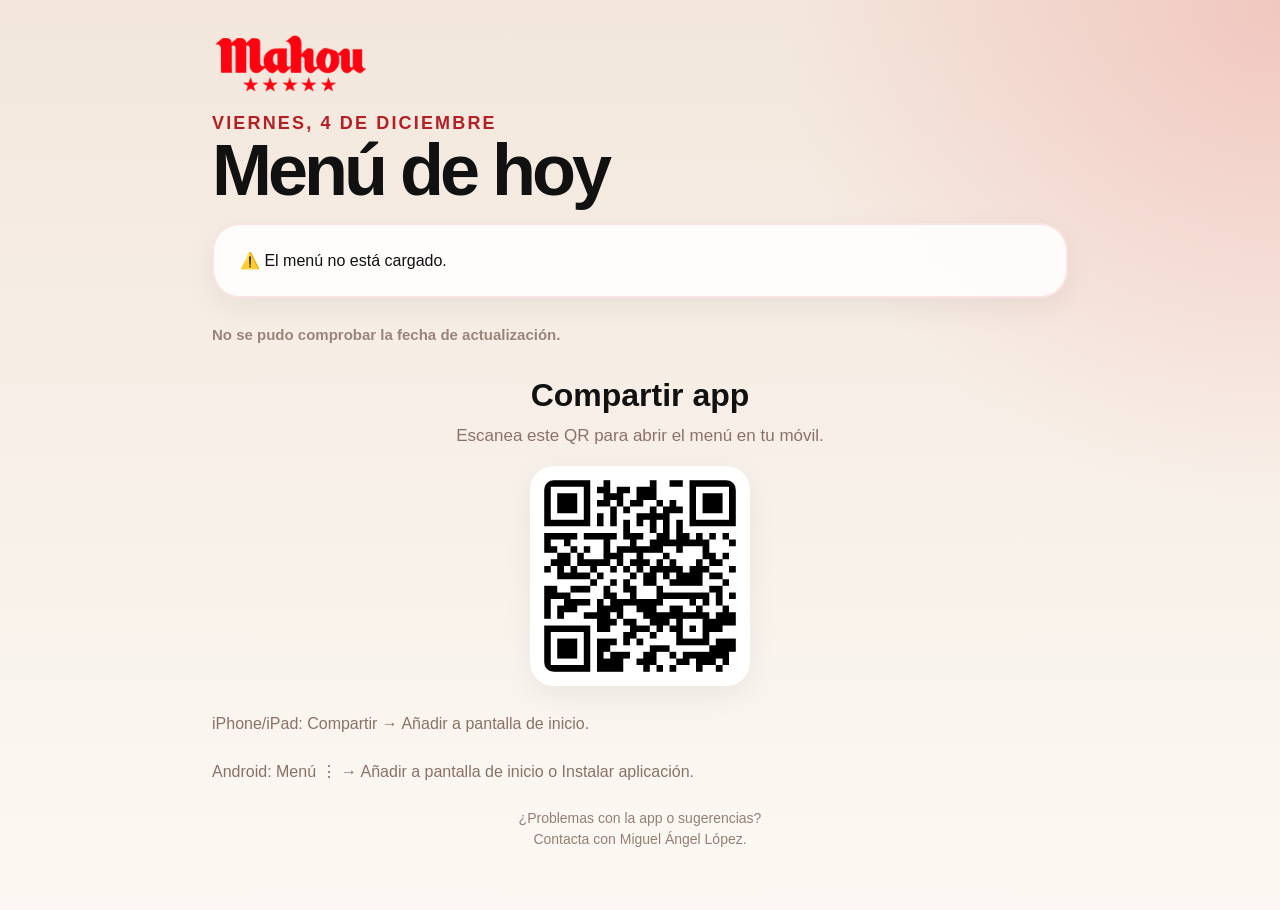
<file: index.html>
<!doctype html>
<html lang="es">
<head>
  <meta charset="utf-8" />

  <meta
    name="viewport"
    content="width=device-width, initial-scale=1, viewport-fit=cover"
  />

  <meta name="theme-color" content="#111111" />

  <meta name="apple-mobile-web-app-capable" content="yes" />
  <meta name="apple-mobile-web-app-title" content="Menú Hoy" />
  <meta name="apple-mobile-web-app-status-bar-style" content="black-translucent" />

  <link rel="manifest" href="manifest.webmanifest" />
  <link rel="apple-touch-icon" href="icon-192.png" />
  <link rel="icon" type="image/png" sizes="192x192" href="icon-192.png" />
  <link rel="shortcut icon" href="icon-192.png" />

  <title>Menú Hoy</title>

  <link rel="stylesheet" href="style.css" />
</head>

<body>

  <main class="app">

    <section class="hero">

      <div class="hero-header">

        <img
          src="mahou-logo.png"
          alt="Mahou"
          class="mahou-logo"
        />

        <p class="eyebrow" id="fecha">
          Cargando fecha…
        </p>

      </div>

      <h1>Menú de hoy</h1>

      <div class="card today-card">

        <h2 id="dia">Hoy</h2>

        <div id="contenido-hoy" class="menu-text">
          Cargando menú…
        </div>

      </div>

      <p id="actualizado" class="updated">
        Comprobando actualización…
      </p>

    </section>

    <section class="week">

      <div class="acciones">
        <button id="recargar">
          Actualizar
        </button>

        <a href="historial.html" class="historial-btn">
          Historial
        </a>

        <a href="buscar.html" class="historial-btn">
          Buscar
        </a>
      </div>

      <div class="section-title">
        <h2>Próximos días</h2>
      </div>

      <div id="semana" class="week-list"></div>

    </section>

    <section class="share-app">

      <h2>Compartir app</h2>

      <p>
        Escanea este QR para abrir el menú
        en tu móvil.
      </p>

      <img
        src="qr-menu.png"
        alt="QR menú"
        class="qr-image"
      />

    </section>

    <p class="footer">

      iPhone/iPad:
      Compartir → Añadir a pantalla de inicio.

      <br><br>

      Android:
      Menú ⋮ → Añadir a pantalla de inicio
      o Instalar aplicación.

    </p>

    <p class="mini-contacto">
      ¿Problemas con la app o sugerencias?
      <br>
      Contacta con Miguel Ángel López.
    </p>

  </main>

  <script src="app.js?v=beta-1600-4"></script>

  <!-- Cloudflare Web Analytics -->
  <script
    defer
    src="https://static.cloudflareinsights.com/beacon.min.js"
    data-cf-beacon='{"token":"9c39858bd29a444591977626d3a87017"}'>
  </script>

</body>
</html>
</file>
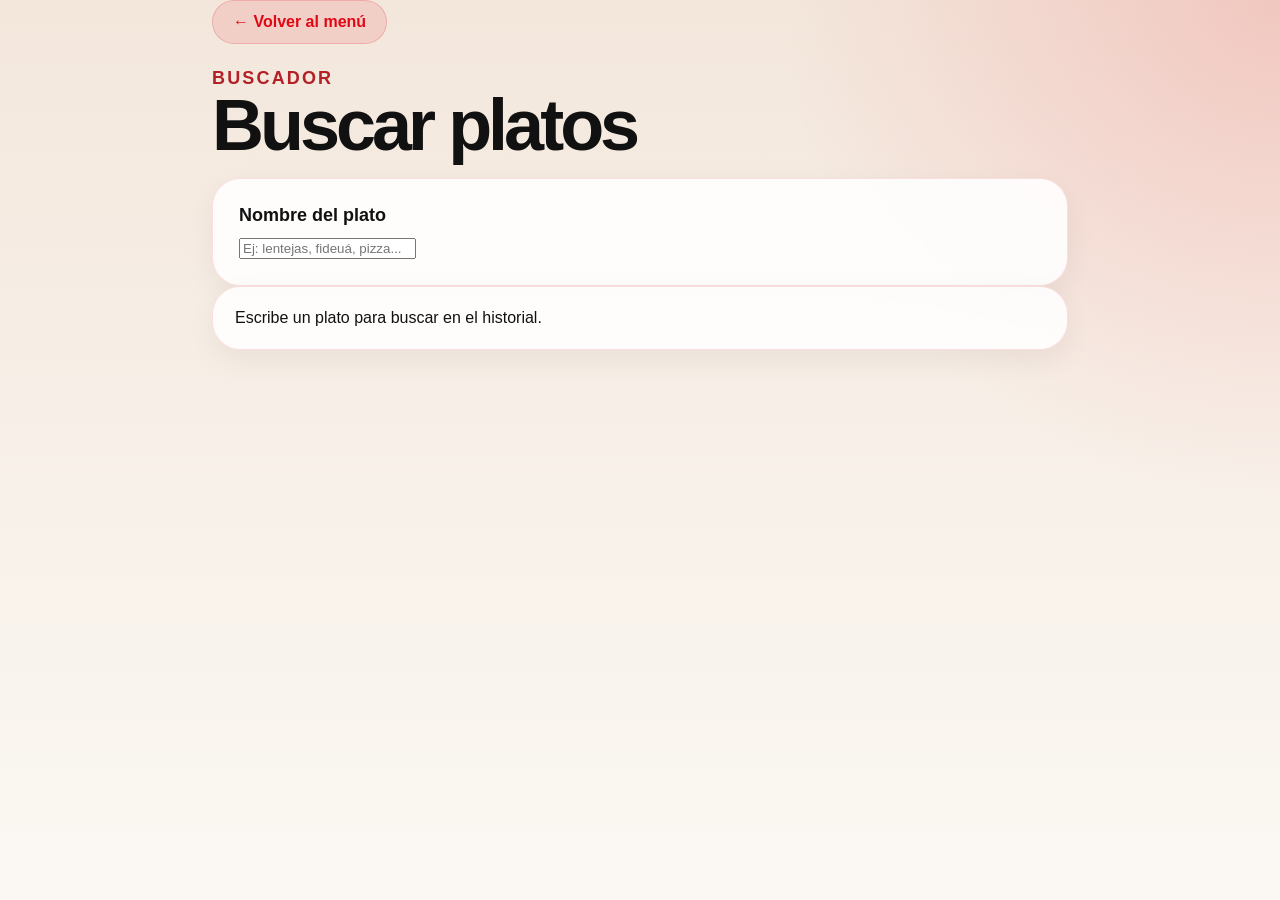
<file: buscar.html>
<!doctype html>
<html lang="es">
<head>
  <meta charset="utf-8">

  <meta
    name="viewport"
    content="width=device-width, initial-scale=1, viewport-fit=cover">

  <title>Buscar platos</title>

  <link rel="stylesheet" href="style.css">
</head>

<body>

  <main class="app">

    <a href="index.html" class="volver-btn">
      ← Volver al menú
    </a>

    <p class="eyebrow">
      BUSCADOR
    </p>

    <h1>Buscar platos</h1>

    <div class="card historial-selector">

      <label for="busqueda">
        Nombre del plato
      </label>

      <input
        id="busqueda"
        type="text"
        placeholder="Ej: lentejas, fideuá, pizza..."
      >

    </div>

    <div id="resultados" class="week-list"></div>

  </main>

  <script src="buscar.js"></script>

</body>
</html>
</file>
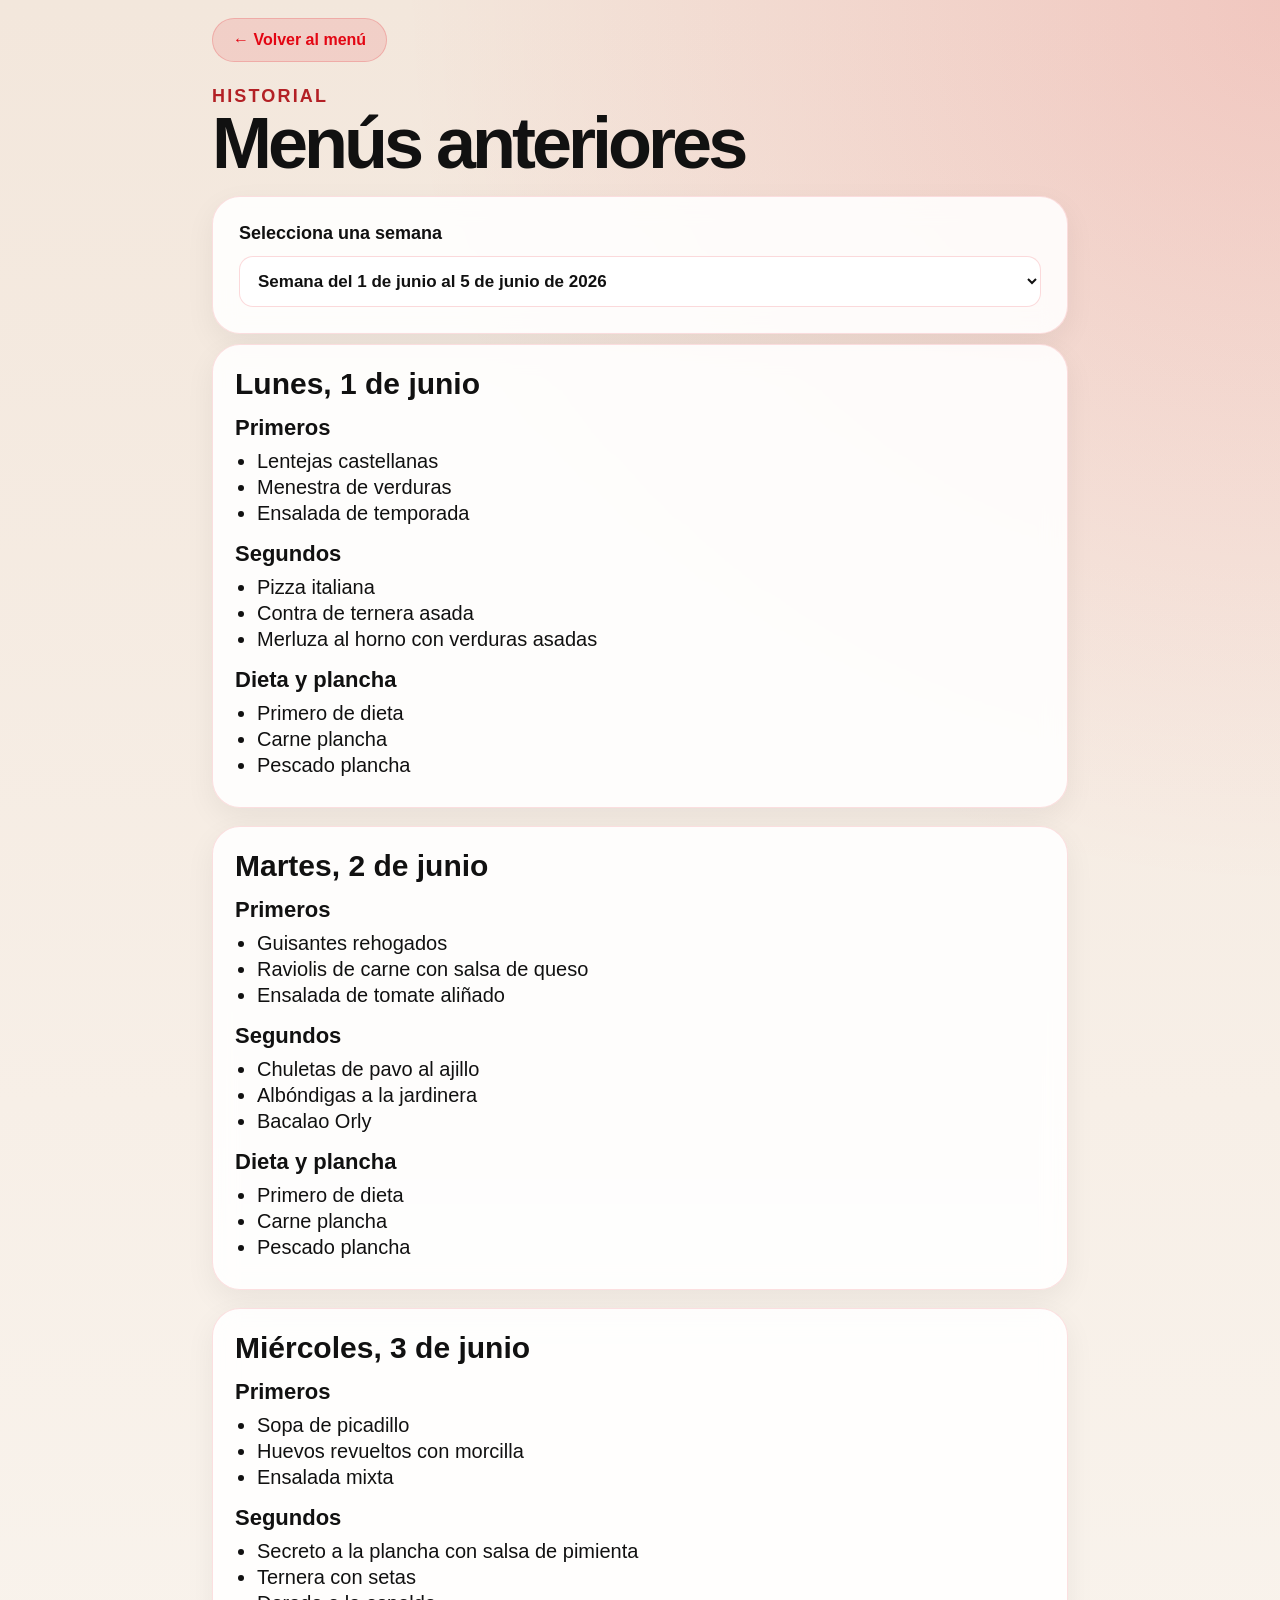
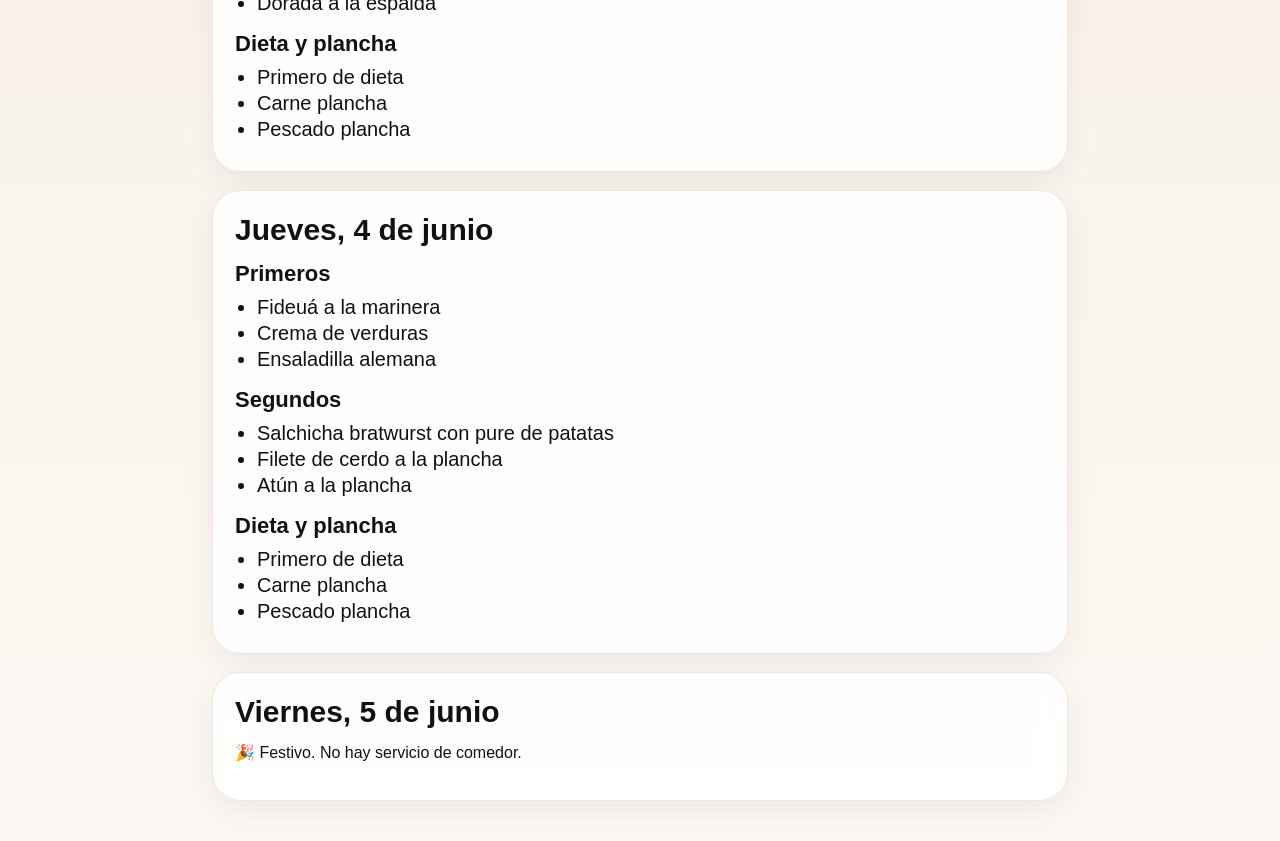
<file: historial.html>
<!doctype html>
<html lang="es">
<head>
  <meta charset="utf-8" />

  <meta
    name="viewport"
    content="width=device-width, initial-scale=1, viewport-fit=cover"
  />

  <meta name="theme-color" content="#111111" />

  <title>Historial de menús</title>

  <link rel="stylesheet" href="style.css" />
</head>

<body>

  <main class="app">

    <section class="hero">

      <a href="index.html" class="volver-btn">
        ← Volver al menú
      </a>

      <p class="eyebrow">
        Historial
      </p>

      <h1>Menús anteriores</h1>

      <div class="card historial-selector">

        <label for="selector-semana">
          Selecciona una semana
        </label>

        <select id="selector-semana">
          <option value="">
            Cargando semanas…
          </option>
        </select>

      </div>

    </section>

    <section class="week">

      <div id="historial-contenido" class="week-list">
        <div class="card">
          Cargando historial…
        </div>
      </div>

    </section>

  </main>

  <script src="historial.js"></script>

</body>
</html>
</file>
<file: style.css>
:root {
  --bg: #f7efe7;
  --card: rgba(255,255,255,0.88);
  --text: #111111;
  --muted: #8a7268;
  --red: #e30613;
  --border: rgba(227, 6, 19, 0.12);

  --shadow:
    0 10px 30px rgba(0,0,0,0.06);

  --radius: 28px;
}

* {
  box-sizing: border-box;
}

html,
body {
  margin: 0;
  padding: 0;
  color: var(--text);
  font-family: -apple-system, BlinkMacSystemFont, "SF Pro Display", sans-serif;
  background:
    radial-gradient(circle at top right, rgba(227,6,19,0.14), transparent 32%),
    linear-gradient(180deg, #f3e7dc 0%, #f7efe7 45%, #fbf8f3 100%);
}

body {
  min-height: 100vh;
}

.app {
  width: 100%;
  max-width: 900px;
  margin: 0 auto;
  padding: env(safe-area-inset-top) 22px calc(40px + env(safe-area-inset-bottom));
}

.hero {
  margin-top: 10px;
  padding-top: 8px;
}

.mahou-logo {
  width: 155px;
  height: auto;
  display: block;
  margin-bottom: -8px;
}

.eyebrow {
  text-transform: uppercase;
  letter-spacing: 0.12em;
  font-size: 18px;
  font-weight: 800;
  color: #b32025;
  margin: 0 0 4px 0;
}

h1 {
  font-size: clamp(48px, 8vw, 72px);
  line-height: 0.9;
  letter-spacing: -4px;
  margin: 0 0 20px 0;
  font-weight: 900;
}

.card {
  background: var(--card);
  backdrop-filter: blur(12px);
  border-radius: var(--radius);
  border: 1px solid var(--border);
  box-shadow: var(--shadow);
  padding: 26px;
}

.today-card {
  margin-bottom: 28px;
  border: 2px solid rgba(227, 6, 19, 0.10);
}

.today-card h2 {
  display: none;
}

.menu-text {
  margin-top: 0;
}

.today-card h3 {
  margin: 12px 0 6px 0;
  font-size: 26px;
  line-height: 1.1;
  font-weight: 900;
}

.today-card ul {
  margin: 0 0 14px 24px;
  padding: 0;
}

.today-card li {
  margin: 2px 0;
  line-height: 1.24;
  font-size: 24px;
  font-weight: 600;
}

.updated {
  margin: 12px 0 24px 0;
  color: var(--muted);
  font-size: 15px;
  font-weight: 600;
  opacity: 0.85;
}

.week {
  margin-top: 10px;
}

.acciones {
  display: flex;
  gap: 12px;
  align-items: center;
  margin: 0 0 28px 0;
}

button {
  appearance: none;
  border: none;
  border-radius: 999px;
  background: var(--red);
  color: white;
  padding: 14px 24px;
  font-size: 18px;
  font-weight: 800;
  box-shadow: 0 8px 22px rgba(227,6,19,0.28);
  transition: transform 0.15s ease, box-shadow 0.15s ease;
}

button:active {
  transform: scale(0.98);
}

.historial-btn {
  appearance: none;
  text-decoration: none;
  border-radius: 999px;
  background: rgba(227, 6, 19, 0.10);
  color: var(--red);
  padding: 14px 22px;
  font-size: 18px;
  font-weight: 800;
  border: 1px solid rgba(227, 6, 19, 0.18);
  transition: transform 0.15s ease, background 0.15s ease;
}

.historial-btn:active {
  transform: scale(0.98);
}

.section-title {
  margin-bottom: 22px;
}

.section-title h2 {
  margin: 0;
  font-size: 32px;
  font-weight: 900;
}

.week-list {
  display: flex;
  flex-direction: column;
  gap: 18px;
}

.week-list .card {
  padding: 22px;
}

.week-list .card h2 {
  margin: 0 0 14px 0;
  font-size: 30px;
  font-weight: 900;
}

.week-list h3 {
  margin: 14px 0 6px 0;
  font-size: 22px;
}

.week-list ul {
  margin: 0 0 10px 22px;
  padding: 0;
}

.week-list li {
  margin: 2px 0;
  line-height: 1.2;
  font-size: 20px;
}

.actual {
  border: 3px solid var(--red);
}

/* COMPARTIR APP */

.share-app {
  margin-top: 34px;
  text-align: center;
}

.share-app h2 {
  margin: 0 0 10px 0;
  font-size: 32px;
  font-weight: 900;
}

.share-app p {
  color: var(--muted);
  font-size: 17px;
  line-height: 1.4;
  margin: 0 0 18px 0;
}

.qr-image {
  width: 220px;
  height: auto;
  max-width: 100%;
  display: block;
  margin: 0 auto;
  border-radius: 24px;
  background: white;
  padding: 14px;
  box-shadow: var(--shadow);
  object-fit: contain;
}

.footer {
  margin-top: 26px;
  color: var(--muted);
  font-size: 16px;
  line-height: 1.5;
}

/* CONTACTO */

.mini-contacto {
  margin: 24px 0 0 0;
  text-align: center;
  color: var(--muted);
  font-size: 14px;
  line-height: 1.5;
  opacity: 0.9;
}

/* HISTORIAL */

.volver-btn {
  display: inline-block;
  text-decoration: none;
  background: rgba(227, 6, 19, 0.10);
  color: var(--red);
  padding: 12px 20px;
  border-radius: 999px;
  border: 1px solid rgba(227, 6, 19, 0.18);
  font-size: 16px;
  font-weight: 800;
  margin-bottom: 24px;
}

.historial-selector {
  margin-top: 20px;
}

.historial-selector label {
  display: block;
  font-size: 18px;
  font-weight: 700;
  margin-bottom: 12px;
}

.historial-selector select {
  width: 100%;
  padding: 14px;
  border-radius: 14px;
  border: 1px solid rgba(227, 6, 19, 0.15);
  background: white;
  font-size: 17px;
  font-weight: 600;
  color: var(--text);
}

/* MOVIL */

@media (max-width: 700px) {
  .mahou-logo {
    width: 130px;
  }

  h1 {
    font-size: 58px;
  }

  .today-card li {
    font-size: 20px;
  }

  .week-list li {
    font-size: 18px;
  }

  .acciones {
    gap: 10px;
    margin-bottom: 26px;
  }

  button,
  .historial-btn {
    font-size: 16px;
    padding: 12px 20px;
  }

  .volver-btn {
    font-size: 16px;
    padding: 12px 18px;
  }
}

/* MODO OSCURO */

@media (prefers-color-scheme: dark) {
  :root {
    --bg: #111111;
    --card: rgba(28,28,30,0.92);
    --text: #f5f5f7;
    --muted: #9a9a9f;
    --border: rgba(255,255,255,0.06);
    --shadow: 0 10px 30px rgba(0,0,0,0.35);
  }

  html,
  body {
    background:
      radial-gradient(circle at top right, rgba(227,6,19,0.18), transparent 32%),
      linear-gradient(180deg, #111111 0%, #151515 45%, #1b1b1b 100%);
  }

  .card {
    background: var(--card);
    border: 1px solid rgba(255,255,255,0.05);
  }

  .today-card {
    border: 2px solid rgba(227, 6, 19, 0.20);
  }

  button {
    box-shadow: 0 8px 24px rgba(227,6,19,0.40);
  }

  .historial-btn,
  .volver-btn {
    background: rgba(227, 6, 19, 0.16);
    color: #ff5b63;
    border: 1px solid rgba(227, 6, 19, 0.25);
  }

  .historial-selector select {
    background: #1c1c1e;
    color: white;
    border: 1px solid rgba(255,255,255,0.08);
  }
}
</file>
